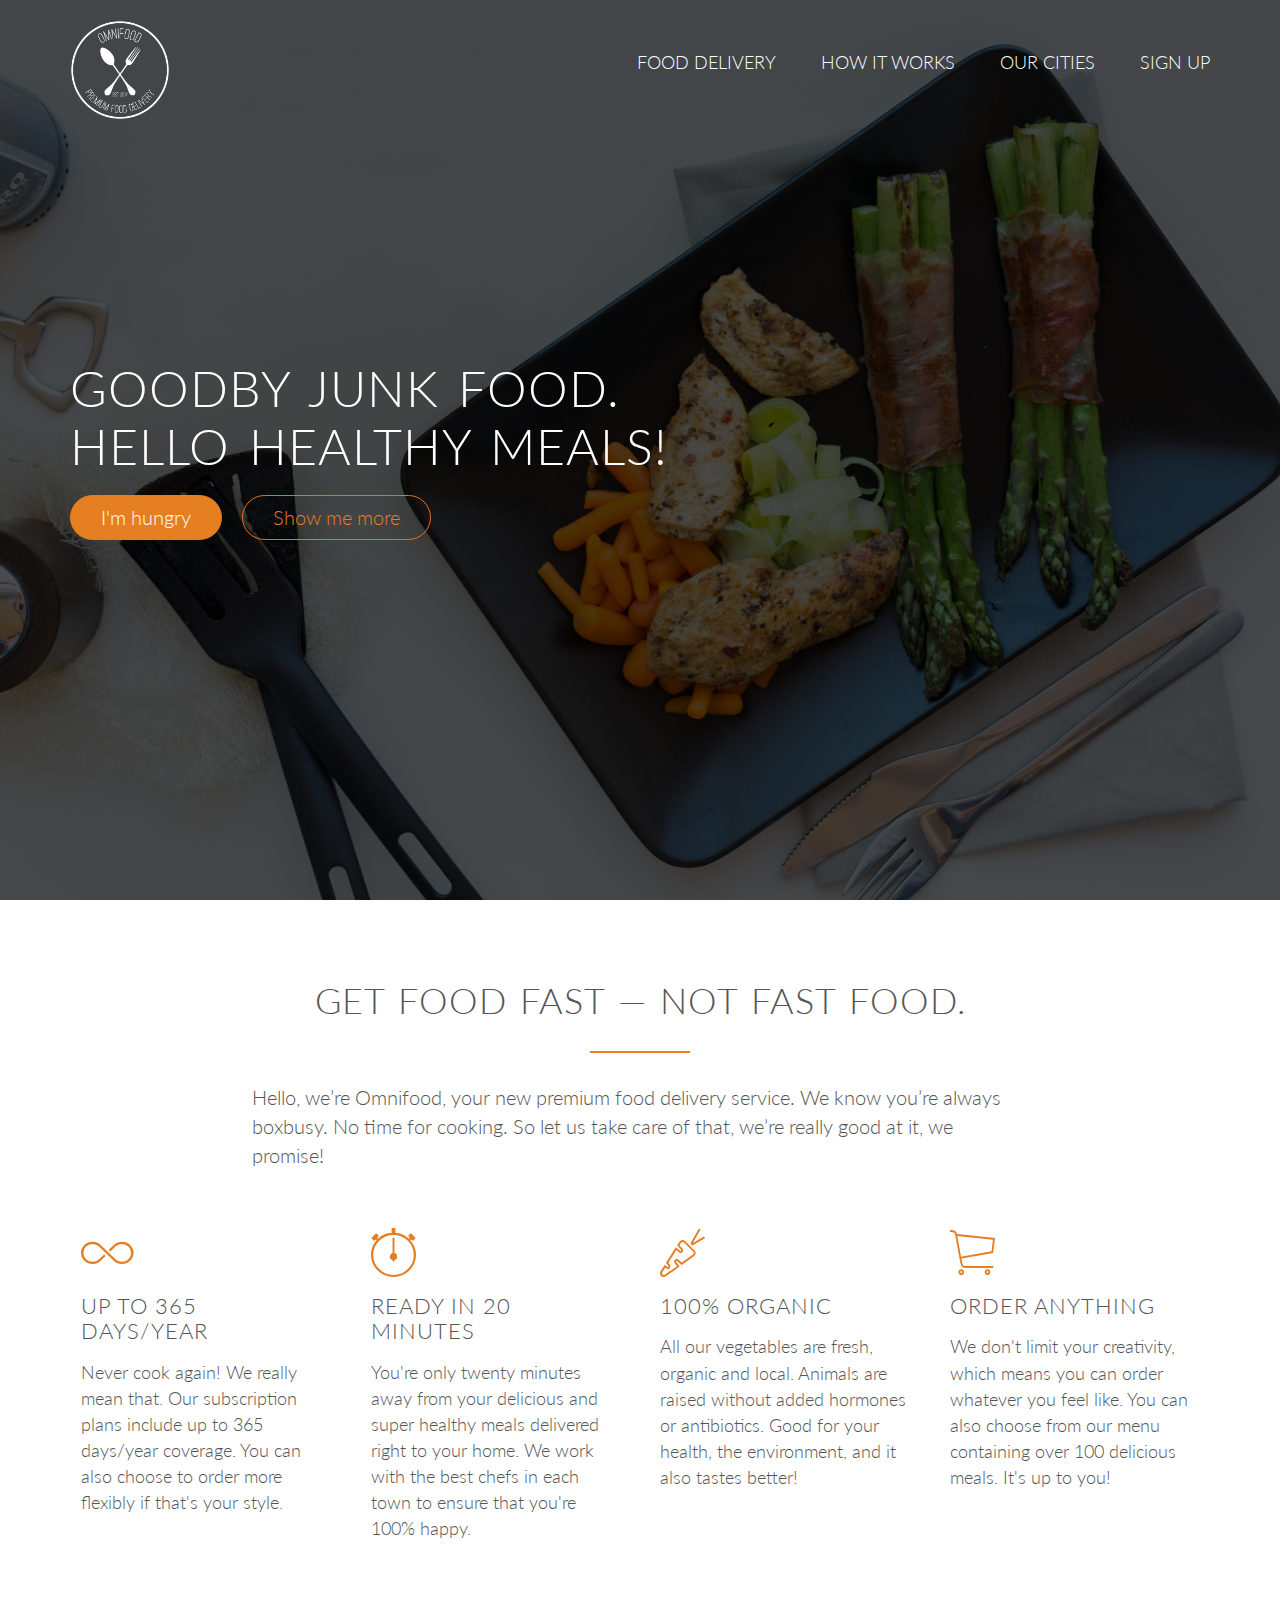
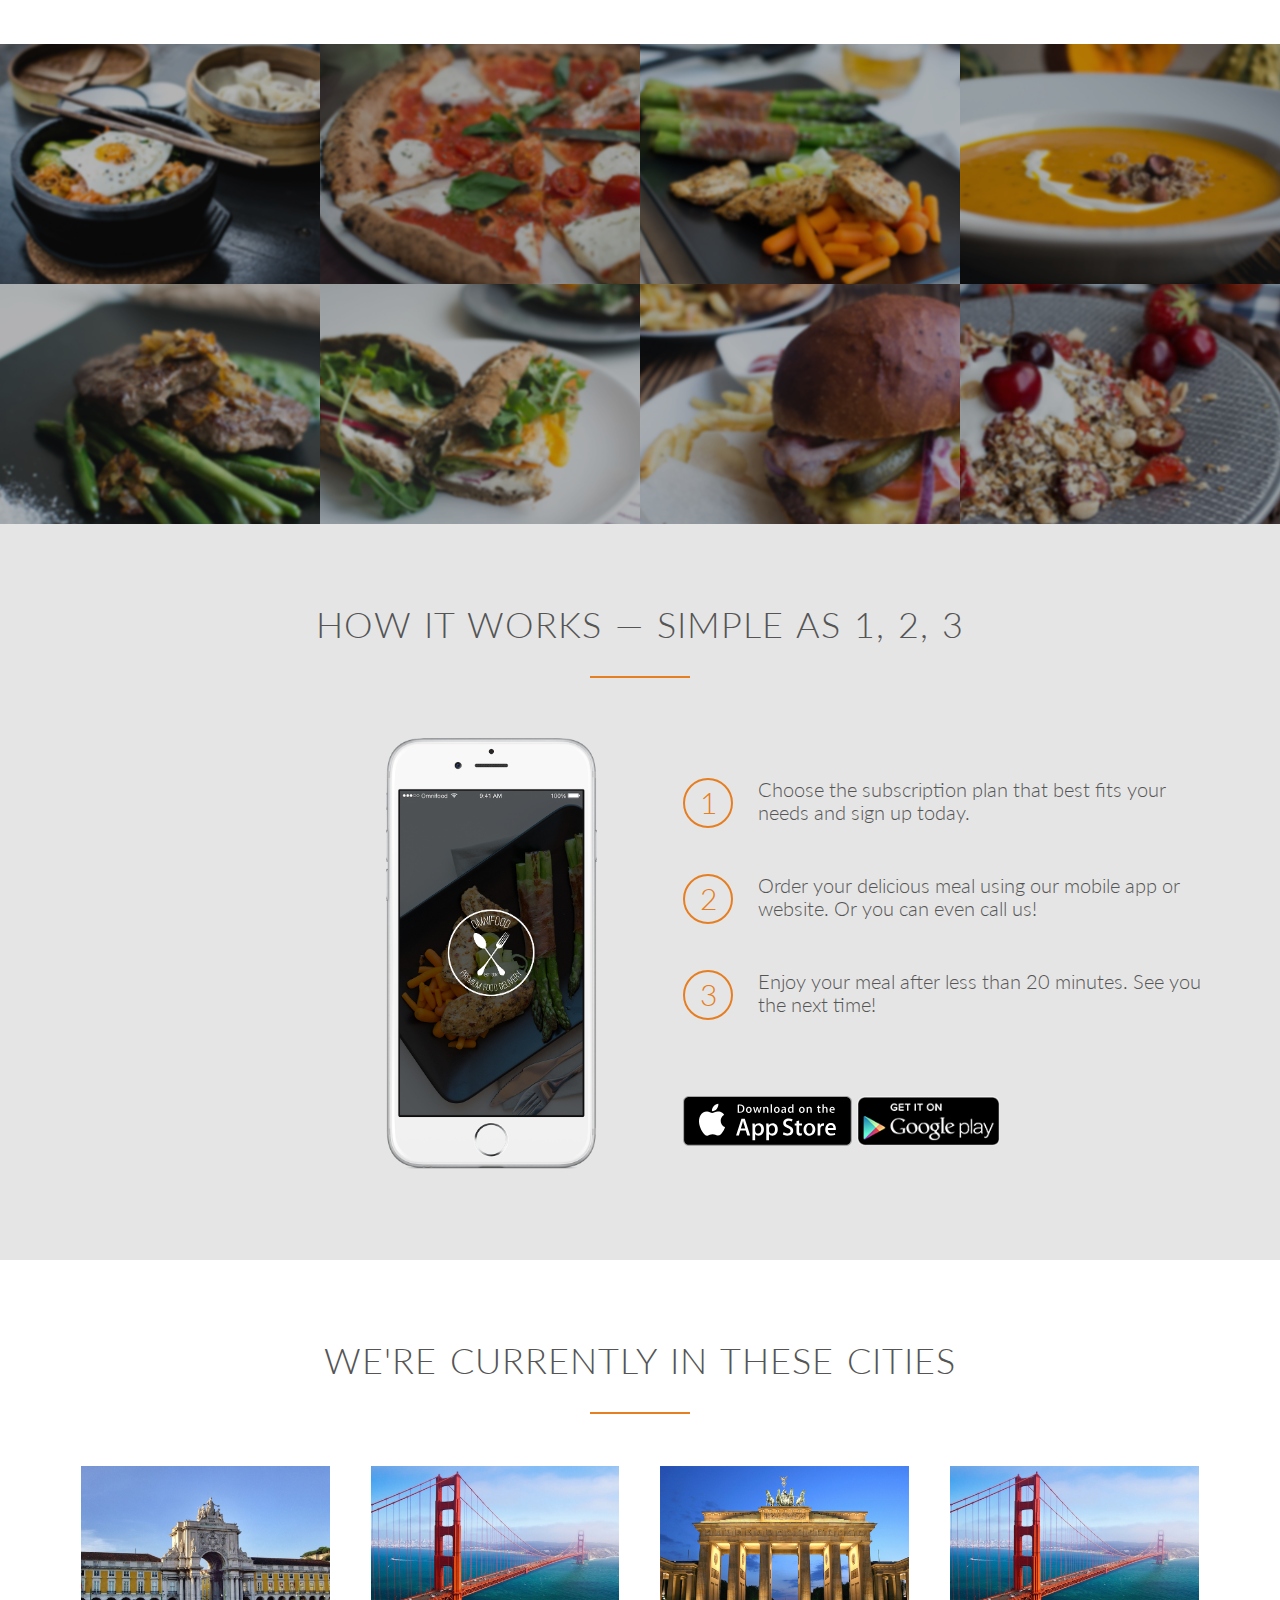
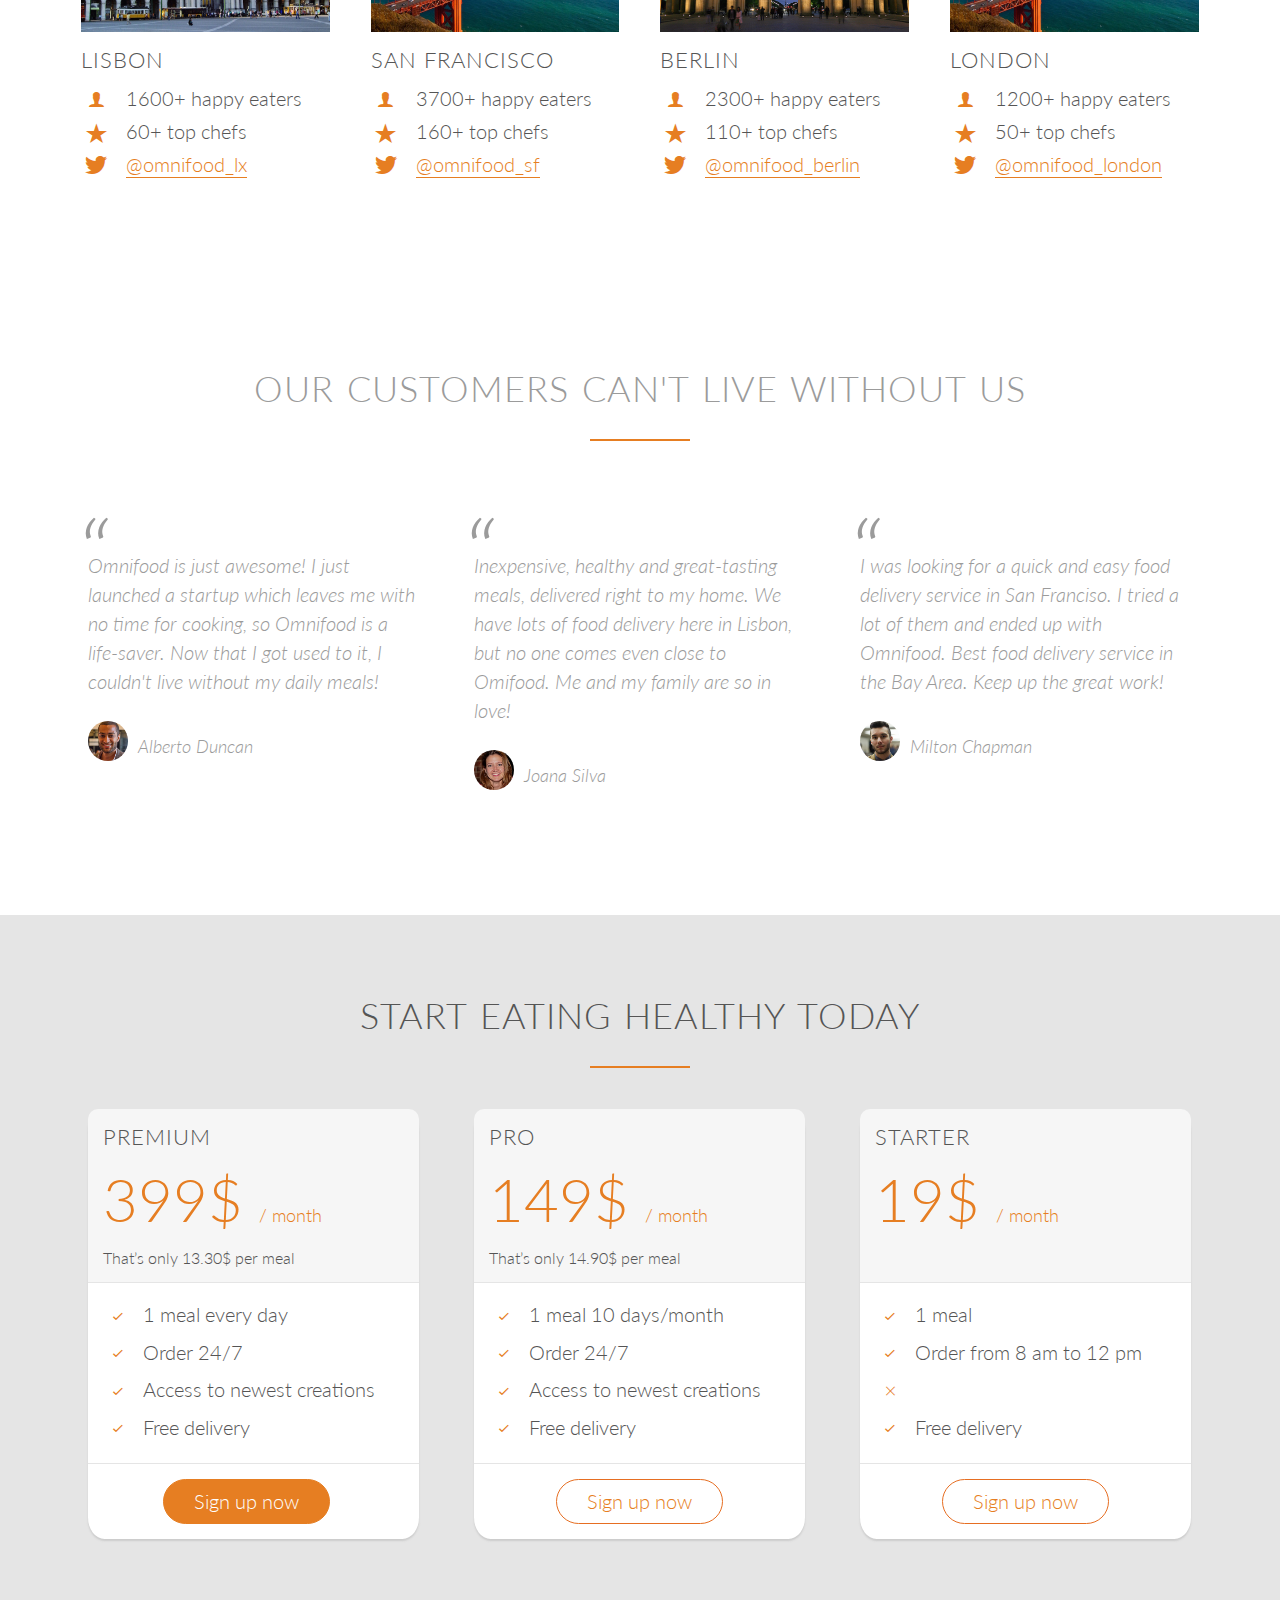
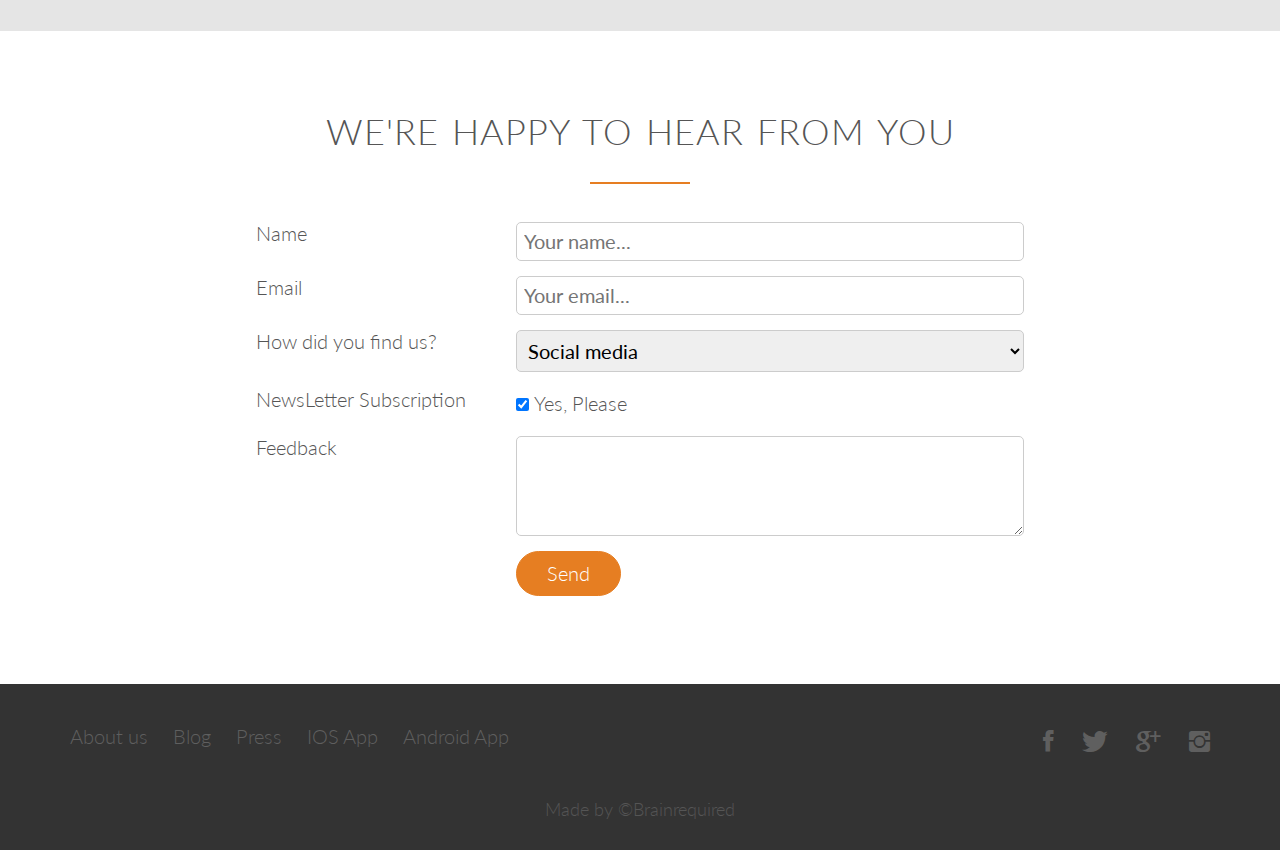
<file: resources/data/index.html>
<!DOCTYPE <!DOCTYPE html>
<html lang="en">

<head>
    <title>Killer website (Udemy)</title>
    <link rel="stylesheet" type="text/css" href="../../vendors/css/grid.css" />
    <link rel="stylesheet" type="text/css" href="../../vendors/css/normilize.css" />
    <link rel="stylesheet" type="text/css" href="../../vendors/css/ionicons.min.css" />
    <link rel="stylesheet" type="text/css" href="../css/styles.css" />
    <link href="https://fonts.googleapis.com/css?family=Lato:100,200,300,300i,400" rel="stylesheet" type="text/css">

</head>

<body>
    <header>
        <nav>
            <div class="row">
                <img src="../img/logo-white.png" alt="Logo" class="logo">
                <ul class="main-nav">
                    <li><a href="#">Food delivery</a></li>
                    <li><a href="#">How it works</a></li>
                    <li><a href="#">Our cities</a></li>
                    <li><a href="#">Sign up</a></li>
                </ul>
            </div>
        </nav>
        <div class="hero-text-box">
            <h1>Goodby junk food.<br />Hello healthy meals!</h1>
            <a class="btn btn-full" href="#">I'm hungry</a>
            <a class="btn btn-ghost" href="#">Show me more</a>
        </div>
    </header>
    <section class="section-features">
        <div class="row">
            <h2>Get food fast &mdash; not fast food.</h2>
            <p class="long-copy">Hello, we’re Omnifood, your new premium food delivery service. We know you’re always
                boxbusy. No time for cooking. So let us take care of that, we’re really good at it, we promise!</p>
        </div>
        <div class="row">
            <div class="col span-1-of-4 box">
                <i class="ion-ios-infinite-outline icon-big"></i>
                <h3>Up to 365 days/year</h3>
                <p>Never cook again! We really mean that. Our subscription plans include up to 365 days/year coverage.
                    You can also choose to order more flexibly if that's your style.</p>
            </div>
            <div class="col span-1-of-4 box">
                <i class="ion-ios-stopwatch-outline icon-big"></i>
                <h3>Ready in 20 minutes</h3>
                <p>You're only twenty minutes away from your delicious and super healthy meals delivered right to your
                    home. We work with the best chefs in each town to ensure that you're 100% happy.</p>
            </div>
            <div class="col span-1-of-4 box">
                <i class="ion-ios-nutrition-outline icon-big"></i>
                <h3>100% organic</h3>
                <p>All our vegetables are fresh, organic and local. Animals are raised without added hormones or
                    antibiotics. Good for your health, the environment, and it also tastes better!</p>
            </div>
            <div class="col span-1-of-4 box">
                <i class="ion-ios-cart-outline icon-big"></i>
                <h3>Order anything</h3>
                <p>We don't limit your creativity, which means you can order whatever you feel like. You can also
                    choose from our menu containing over 100 delicious meals. It's up to you!</p>
            </div>
        </div>
    </section>
    <section class="section-meals">
        <ul class="meals-showcase clearfix">
            <li>
                <figure class="meal-photo"><img src="../../resources/img/1.jpg" alt="Korean bibimbap with egg and vegetables"></figure>
            </li>
            <li>
                <figure class="meal-photo"><img src="../../resources/img/2.jpg" alt="Simple italian pizza with cherry tomatoes"></figure>
            </li>
            <li>
                <figure class="meal-photo"><img src="../../resources/img/3.jpg" alt="Chicken breast steak with vegetables"></figure>
            </li>
            <li>
                <figure class="meal-photo"><img src="../../resources/img/4.jpg" alt="Autumn pumpkin soup"></figure>
            </li>
        </ul>
        <ul class="meals-showcase clearfix">
            <li>
                <figure class="meal-photo"><img src="../../resources/img/5.jpg" alt="Paleo beef steak with vegetables"></figure>
            </li>
            <li>
                <figure class="meal-photo"><img src="../../resources/img/6.jpg" alt="Healthy baguette with egg and vegetables"></figure>
            </li>
            <li>
                <figure class="meal-photo"><img src="../../resources/img/7.jpg" alt="Burger with cheddar and bacon"></figure>
            </li>
            <li>
                <figure class="meal-photo"><img src="../../resources/img/8.jpg" alt="Granola with cherries and strawberries"></figure>
            </li>
        </ul>
    </section>
    <section class="section-steps">
        <div class="row">
            <h2>How it works &mdash; Simple as 1, 2, 3</h2>
        </div>
        <div class="row">
            <div class="col span-1-of-2 steps-box">
                <img src="../../resources/img/app-iPhone.png" alt="IPhone" class="app-screen">
            </div>
            <div class="col span-1-of-2 steps-box">
                <div class="works-steps">
                    <div>1</div>
                    <p>Choose the subscription plan that best fits your needs and sign up today.</p>
                </div>
                <div class="works-steps">
                    <div>2</div>
                    <p>Order your delicious meal using our mobile app or website. Or you can even call us!</p>
                </div>
                <div class="works-steps">
                    <div>3</div>
                    <p>Enjoy your meal after less than 20 minutes. See you the next time!</p>
                </div>
                <a href="" class="btn-app"><img src="../../resources/img/download-app.svg" alt="App Store"></a>
                <a href="" class="btn-app"><img src="../../resources/img/download-app-android.png" alt="Play Store"></a>
            </div>
    </section>
    <section class="section-cities">
        <div class="row">
            <h2>We're currently in these cities</h2>
        </div>
        <div class="row">
            <div class="col span-1-of-4 box">
                <img src="../../resources/img/lisbon-3.jpg" alt="Lisbon">
                <h3>Lisbon</h3>
                <div class="city-feature">
                    <i class="ion-ios-person icon-small"></i>
                    1600+ happy eaters
                </div>
                <div class="city-feature">
                    <i class="ion-ios-star icon-small"></i>
                    60+ top chefs
                </div>
                <div class="city-feature">
                    <i class="ion-social-twitter icon-small"></i>
                    <a href="">@omnifood_lx</a>
                </div>
            </div>
            <div class="col span-1-of-4 box">
                <img src="../../resources/img/san-francisco.jpg" alt="San Francisco">
                <h3>San Francisco</h3>
                <div class="city-feature">
                    <i class="ion-ios-person icon-small"></i>
                    3700+ happy eaters
                </div>
                <div class="city-feature">
                    <i class="ion-ios-star icon-small"></i>
                    160+ top chefs
                </div>
                <div class="city-feature">
                    <i class="ion-social-twitter icon-small"></i>
                    <a href="">@omnifood_sf</a>
                </div>
            </div>
            <div class="col span-1-of-4 box">
                <img src="../../resources/img/berlin.jpg" alt="Berlin">
                <h3>Berlin</h3>
                <div class="city-feature">
                    <i class="ion-ios-person icon-small"></i>
                    2300+ happy eaters
                </div>
                <div class="city-feature">
                    <i class="ion-ios-star icon-small"></i>
                    110+ top chefs
                </div>
                <div class="city-feature">
                    <i class="ion-social-twitter icon-small"></i>
                    <a href="">@omnifood_berlin</a>
                </div>
            </div>
            <div class="col span-1-of-4 box">
                <img src="../../resources/img/san-francisco.jpg" alt="London">
                <h3>London</h3>
                <div class="city-feature">
                    <i class="ion-ios-person icon-small"></i>
                    1200+ happy eaters
                </div>
                <div class="city-feature">
                    <i class="ion-ios-star icon-small"></i>
                    50+ top chefs
                </div>
                <div class="city-feature">
                    <i class="ion-social-twitter icon-small"></i>
                    <a href="">@omnifood_london</a>
                </div>
            </div>
        </div>
    </section>
    <section class="section-testimonials">
        <div class="row">
            <h2>Our customers can't live without us</h2>
        </div>
        <div class="row">
            <div class="col span-1-of-3 box">
                <blockquote>
                    Omnifood is just awesome! I just launched a startup which leaves me with no time for cooking, so
                    Omnifood is a life-saver. Now that I got used to it, I couldn't live without my daily meals!
                    <cite><img src="../../resources/img/customer-1.jpg" alt="">Alberto Duncan</cite>
                </blockquote>
            </div>
            <div class="col span-1-of-3 box">
                <blockquote>
                    Inexpensive, healthy and great-tasting meals, delivered right to my home. We have lots of food
                    delivery here in Lisbon, but no one comes even close to Omifood. Me and my family are so in love!
                    <cite><img src="../../resources/img/customer-2.jpg" alt="">Joana Silva</cite>
                </blockquote>
            </div>
            <div class="col span-1-of-3 box">
                <blockquote>
                    I was looking for a quick and easy food delivery service in San Franciso. I tried a lot of them and
                    ended up with Omnifood. Best food delivery service in the Bay Area. Keep up the great work!
                    <cite><img src="../../resources/img/customer-3.jpg" alt="">Milton Chapman</cite>
                </blockquote>
            </div>
        </div>
    </section>
    <section class="section-plans">
        <div class="row">
            <h2>Start eating healthy today</h2>
        </div>
        <div class="row">
            <div class="col span-1-of-3">
                <div class="plan-box">
                    <div>
                        <h3>Premium</h3>
                        <p class="plan-price">399$ <span>/ month</span></p>
                        <p class="plan-price-meal">That’s only 13.30$ per meal</p>
                    </div>
                    <div>
                        <ul>
                            <li><i class="ion-ios-checkmark-empty icon-small"></i>1 meal every day</li>
                            <li><i class="ion-ios-checkmark-empty icon-small"></i>Order 24/7</li>
                            <li><i class="ion-ios-checkmark-empty icon-small"></i>Access to newest creations</li>
                            <li><i class="ion-ios-checkmark-empty icon-small"></i>Free delivery</li>
                        </ul>
                    </div>
                    <div>
                        <a href="" class="btn btn-full">Sign up now</a>
                    </div>
                </div>
            </div>
            <div class="col span-1-of-3">
                <div class="plan-box">
                    <div>
                        <h3>Pro</h3>
                        <p class="plan-price">149$ <span>/ month</span></p>
                        <p class="plan-price-meal">That’s only 14.90$ per meal</p>
                    </div>
                    <div>
                        <ul>
                            <li><i class="ion-ios-checkmark-empty icon-small"></i>1 meal 10 days/month</li>
                            <li><i class="ion-ios-checkmark-empty icon-small"></i>Order 24/7</li>
                            <li><i class="ion-ios-checkmark-empty icon-small"></i>Access to newest creations</li>
                            <li><i class="ion-ios-checkmark-empty icon-small"></i>Free delivery</li>
                        </ul>
                    </div>
                    <div>
                        <a href="" class="btn btn-ghost">Sign up now</a>
                    </div>
                </div>
            </div>
            <div class="col span-1-of-3">
                <div class="plan-box">
                    <div>
                        <h3>Starter</h3>
                        <p class="plan-price">19$ <span>/ month</span></p>
                        <p class="plan-price-meal">&nbsp;</p>
                    </div>
                    <div>
                        <ul>
                            <li><i class="ion-ios-checkmark-empty icon-small"></i>1 meal</li>
                            <li><i class="ion-ios-checkmark-empty icon-small"></i>Order from 8 am to 12 pm</li>
                            <li><i class="ion-ios-close-empty icon-small"></i></li>
                            <li><i class="ion-ios-checkmark-empty icon-small"></i>Free delivery</li>
                        </ul>
                    </div>
                    <div>
                        <a href="" class="btn btn-ghost">Sign up now</a>
                    </div>
                </div>
            </div>
        </div>
        </div>
        </div>
    </section>
    <section class="section-form">
        <div class="row">
            <h2>We're happy to hear from you</h2>
        </div>
        <form action="#" method="POST" class="contact-form">
            <div class="row">
                <div class="col span-1-of-3">
                    <label for="name">Name</label>
                </div>
                <div class="col span-2-of-3">
                    <input type="text" name="name" id="name" placeholder="Your name..." required>
                </div>
            </div>
            <div class="row">
                    <div class="col span-1-of-3">
                        <label for="email">Email</label>
                    </div>
                    <div class="col span-2-of-3">
                        <input type="email" name="email" id="email" placeholder="Your email..." required>
                    </div>
            </div>
            <div class="row">
                    <div class="col span-1-of-3">
                        <label for="find-us">How did you find us?</label>
                    </div>
                    <div class="col span-2-of-3">
                        <select name="find-us" id="find-us">
                            <option>Social media</option>
                            <option>Friends</option>
                            <option>Ad</option>
                            <option>Other</option>
                        </select>
                    </div>
            </div>
            <div class="row">
                    <div class="col span-1-of-3">
                        <label>NewsLetter Subscription</label>
                    </div>
                    <div class="col span-2-of-3">
                        <input type="checkbox" name="newsletter" id="newsletter" checked>Yes, Please
                    </div>
            </div>
            <div class="row">
                    <div class="col span-1-of-3">
                        <label>Feedback</label>
                    </div>
                    <div class="col span-2-of-3">
                        <textarea name="feedback" id="feedback"></textarea>
                    </div>
            </div>
            <div class="row">
                    <div class="col span-1-of-3">
                        <label>&nbsp;</label>
                    </div>
                    <div class="col span-2-of-3">
                        <input type="submit" value="Send">
                    </div>
            </div>
        </form>
        </section>
    <footer>
        <div class="row">
            <div class="col span-1-of-2">
                <ul class="footer-nav">
                    <li><a href="">About us</a></li>
                    <li><a href="">Blog</a></li>
                    <li><a href="">Press</a></li>
                    <li><a href="">IOS App</a></li>
                    <li><a href="">Android App</a></li>
                </ul>
            </div>
            <div class="col span-1-of-2">
                <ul class="social-links">
                    <li><a href=""><i class="ion-social-facebook"></i></a></li>
                    <li><a href=""><i class="ion-social-twitter"></i></a></li>
                    <li><a href=""><i class="ion-social-googleplus"></i></a></li>
                    <li><a href=""><i class="ion-social-instagram"></i></a></li>
                </ul>
            </div>
        </div>
        <div class="row">
            <p>
                Made by &copy;Brainrequired
            </p>
        </div>
    </footer>
</body>

</html>
</file>
<file: vendors/css/grid.css>
/*  SECTIONS  ============================================================================= */

.section {
	clear: both;
	padding: 0px;
	margin: 0px;
}

/*  GROUPING  ============================================================================= */

.row {
    zoom: 1; /* For IE 6/7 (trigger hasLayout) */
}

.row:before,
.row:after {
    content:"";
    display:table;
}
.row:after {
    clear:both;
}

/*  GRID COLUMN SETUP   ==================================================================== */

.col {
	display: block;
	float:left;
	margin: 1% 0 1% 1.6%;
}

.col:first-child { margin-left: 0; } /* all browsers except IE6 and lower */


/*  REMOVE MARGINS AS ALL GO FULL WIDTH AT 480 PIXELS */

@media only screen and (max-width: 480px) {
	.col { 
		/*margin: 1% 0 1% 0%;*/
        margin: 0;
	}
}


/*  GRID OF TWO   ============================================================================= */


.span-2-of-2 {
	width: 100%;
}

.span-1-of-2 {
	width: 49.2%;
}

/*  GO FULL WIDTH AT LESS THAN 480 PIXELS */

@media only screen and (max-width: 480px) {
	.span-2-of-2 {
		width: 100%; 
	}
	.span-1-of-2 {
		width: 100%; 
	}
}


/*  GRID OF THREE   ============================================================================= */

	
.span-3-of-3 {
	width: 100%; 
}

.span-2-of-3 {
	width: 66.13%; 
}

.span-1-of-3 {
	width: 32.26%; 
}


/*  GO FULL WIDTH AT LESS THAN 480 PIXELS */

@media only screen and (max-width: 480px) {
	.span-3-of-3 {
		width: 100%; 
	}
	.span-2-of-3 {
		width: 100%; 
	}
	.span-1-of-3 {
		width: 100%;
	}
}

/*  GRID OF FOUR   ============================================================================= */

	
.span-4-of-4 {
	width: 100%; 
}

.span-3-of-4 {
	width: 74.6%; 
}

.span-2-of-4 {
	width: 49.2%; 
}

.span-1-of-4 {
	width: 23.8%; 
}


/*  GO FULL WIDTH AT LESS THAN 480 PIXELS */

@media only screen and (max-width: 480px) {
	.span-4-of-4 {
		width: 100%; 
	}
	.span-3-of-4 {
		width: 100%; 
	}
	.span-2-of-4 {
		width: 100%; 
	}
	.span-1-of-4 {
		width: 100%; 
	}
}


/*  GRID OF FIVE   ============================================================================= */

	
.span-5-of-5 {
	width: 100%;
}

.span-4-of-5 {
  	width: 79.68%; 
}

.span-3-of-5 {
  	width: 59.36%; 
}

.span-2-of-5 {
  	width: 39.04%;
}

.span-1-of-5 {
  	width: 18.72%;
}


/*  GO FULL WIDTH AT LESS THAN 480 PIXELS */

@media only screen and (max-width: 480px) {
	.span-5-of-5 {
		width: 100%; 
	}
	.span-4-of-5 {
		width: 100%; 
	}
	.span-3-of-5 {
		width: 100%; 
	}
	.span-2-of-5 {
		width: 100%; 
	}
	.span-1-of-5 {
		width: 100%; 
	}
}


/*  GRID OF SIX   ============================================================================= */


.span-6-of-6 {
	width: 100%;
}

.span-5-of-6 {
  	width: 83.06%;
}

.span-4-of-6 {
  	width: 66.13%;
}

.span-3-of-6 {
  	width: 49.2%;
}

.span-2-of-6 {
  	width: 32.26%;
}

.span-1-of-6 {
  	width: 15.33%;
}


/*  GO FULL WIDTH AT LESS THAN 480 PIXELS */

@media only screen and (max-width: 480px) {
	.span-6-of-6 {
		width: 100%; 
	}
	.span-5-of-6 {
		width: 100%; 
	}
	.span-4-of-6 {
		width: 100%; 
	}
	.span-3-of-6 {
		width: 100%; 
	}
	.span-2-of-6 {
		width: 100%; 
	}
	.span-1-of-6 {
		width: 100%; 
	}
}



/*  GRID OF SEVEN   ============================================================================= */


.span-7-of-7 {
	width: 100%;
}

.span-6-of-7 {
	width: 85.48%;
}

.span-5-of-7 {
  	width: 70.97%;
}

.span-4-of-7 {
  	width: 56.45%;
}

.span-3-of-7 {
  	width: 41.94%;
}

.span-2-of-7 {
  	width: 27.42%;
}

.span-1-of-7 {
  	width: 12.91%;
}


/*  GO FULL WIDTH AT LESS THAN 480 PIXELS */

@media only screen and (max-width: 480px) {
	.span-7-of-7 {
		width: 100%; 
	}
	.span-6-of-7 {
		width: 100%; 
	}
	.span-5-of-7 {
		width: 100%; 
	}
	.span-4-of-7 {
		width: 100%; 
	}
	.span-3-of-7 {
		width: 100%; 
	}
	.span-2-of-7 {
		width: 100%; 
	}
	.span-1-of-7 {
		width: 100%; 
	}
}


/*  GRID OF EIGHT   ============================================================================= */

	
.span-8-of-8 {
	width: 100%;
}

.span-7-of-8 {
	width: 87.3%; 
}

.span-6-of-8 {
	width: 74.6%; 
}

.span-5-of-8 {
	width: 61.9%; 
}

.span-4-of-8 {
	width: 49.2%; 
}

.span-3-of-8 {
	width: 36.5%;
}

.span-2-of-8 {
	width: 23.8%; 
}

.span-1-of-8 {
	width: 11.1%; 
}


/*  GO FULL WIDTH AT LESS THAN 480 PIXELS */

@media only screen and (max-width: 480px) {
	.span-8-of-8 {
		width: 100%; 
	}
	.span-7-of-8 {
		width: 100%; 
	}
	.span-6-of-8 {
		width: 100%; 
	}
	.span-5-of-8 {
		width: 100%; 
	}
	.span-4-of-8 {
		width: 100%; 
	}
	.span-3-of-8 {
		width: 100%; 
	}
	.span-2-of-8 {
		width: 100%; 
	}
	.span-1-of-8 {
		width: 100%; 
	}
}


/*  GRID OF NINE   ============================================================================= */


.span-9-of-9 {
	width: 100%;
}

.span-8-of-9 {
	width: 88.71%;
}

.span-7-of-9 {
	width: 77.42%; 
}

.span-6-of-9 {
	width: 66.13%; 
}

.span-5-of-9 {
	width: 54.84%; 
}

.span-4-of-9 {
	width: 43.55%; 
}

.span-3-of-9 {
	width: 32.26%;
}

.span-2-of-9 {
	width: 20.97%; 
}

.span-1-of-9 {
	width: 9.68%; 
}


/*  GO FULL WIDTH AT LESS THAN 480 PIXELS */

@media only screen and (max-width: 480px) {
	.span-9-of-9 {
		width: 100%; 
	}
	.span-8-of-9 {
		width: 100%; 
	}
	.span-7-of-9 {
		width: 100%; 
	}
	.span-6-of-9 {
		width: 100%; 
	}
	.span-5-of-9 {
		width: 100%; 
	}
	.span-4-of-9 {
		width: 100%; 
	}
	.span-3-of-9 {
		width: 100%; 
	}
	.span-2-of-9 {
		width: 100%; 
	}
	.span-1-of-9 {
		width: 100%; 
	}
}


/*  GRID OF TEN   ============================================================================= */


.span-10-of-10 {
	width: 100%;
}

.span-9-of-10 {
	width: 89.84%;
}

.span-8-of-10 {
	width: 79.68%;
}

.span-7-of-10 {
	width: 69.52%; 
}

.span-6-of-10 {
	width: 59.36%; 
}

.span-5-of-10 {
	width: 49.2%; 
}

.span-4-of-10 {
	width: 39.04%; 
}

.span-3-of-10 {
	width: 28.88%;
}

.span-2-of-10 {
	width: 18.72%; 
}

.span-1-of-10 {
	width: 8.56%; 
}


/*  GO FULL WIDTH AT LESS THAN 480 PIXELS */

@media only screen and (max-width: 480px) {
	.span-10-of-10 {
		width: 100%; 
	}
	.span-9-of-10 {
		width: 100%; 
	}
	.span-8-of-10 {
		width: 100%; 
	}
	.span-7-of-10 {
		width: 100%; 
	}
	.span-6-of-10 {
		width: 100%; 
	}
	.span-5-of-10 {
		width: 100%; 
	}
	.span-4-of-10 {
		width: 100%; 
	}
	.span-3-of-10 {
		width: 100%; 
	}
	.span-2-of-10 {
		width: 100%; 
	}
	.span-1-of-10 {
		width: 100%; 
	}
}


/*  GRID OF ELEVEN   ============================================================================= */

.span-11-of-11 {
	width: 100%;
}

.span-10-of-11 {
	width: 90.76%;
}

.span-9-of-11 {
	width: 81.52%;
}

.span-8-of-11 {
	width: 72.29%;
}

.span-7-of-11 {
	width: 63.05%; 
}

.span-6-of-11 {
	width: 53.81%; 
}

.span-5-of-11 {
	width: 44.58%; 
}

.span-4-of-11 {
	width: 35.34%; 
}

.span-3-of-11 {
	width: 26.1%;
}

.span-2-of-11 {
	width: 16.87%; 
}

.span-1-of-11 {
	width: 7.63%; 
}


/*  GO FULL WIDTH AT LESS THAN 480 PIXELS */

@media only screen and (max-width: 480px) {
	.span-11-of-11 {
		width: 100%; 
	}
	.span-10-of-11 {
		width: 100%; 
	}
	.span-9-of-11 {
		width: 100%; 
	}
	.span-8-of-11 {
		width: 100%; 
	}
	.span-7-of-11 {
		width: 100%; 
	}
	.span-6-of-11 {
		width: 100%; 
	}
	.span-5-of-11 {
		width: 100%; 
	}
	.span-4-of-11 {
		width: 100%; 
	}
	.span-3-of-11 {
		width: 100%; 
	}
	.span-2-of-11 {
		width: 100%; 
	}
	.span-1-of-11 {
		width: 100%; 
	}
}


/*  GRID OF TWELVE   ============================================================================= */

.span-12-of-12 {
	width: 100%;
}

.span-11-of-12 {
	width: 91.53%;
}

.span-10-of-12 {
	width: 83.06%;
}

.span-9-of-12 {
	width: 74.6%;
}

.span-8-of-12 {
	width: 66.13%;
}

.span-7-of-12 {
	width: 57.66%; 
}

.span-6-of-12 {
	width: 49.2%; 
}

.span-5-of-12 {
	width: 40.73%; 
}

.span-4-of-12 {
	width: 32.26%; 
}

.span-3-of-12 {
	width: 23.8%;
}

.span-2-of-12 {
	width: 15.33%; 
}

.span-1-of-12 {
	width: 6.86%; 
}


/*  GO FULL WIDTH AT LESS THAN 480 PIXELS */

@media only screen and (max-width: 480px) {
	.span-12-of-12 {
		width: 100%; 
	}
	.span-11-of-12 {
		width: 100%; 
	}
	.span-10-of-12 {
		width: 100%; 
	}
	.span-9-of-12 {
		width: 100%; 
	}
	.span-8-of-12 {
		width: 100%; 
	}
	.span-7-of-12 {
		width: 100%; 
	}
	.span-6-of-12 {
		width: 100%; 
	}
	.span-5-of-12 {
		width: 100%; 
	}
	.span-4-of-12 {
		width: 100%; 
	}
	.span-3-of-12 {
		width: 100%; 
	}
	.span-2-of-12 {
		width: 100%; 
	}
	.span-1-of-12 {
		width: 100%; 
	}
}
</file>
<file: resources/css/styles.css>
/*
    #e67e22;
*/


/*---------------------------------*/
/* BASIC SETUP */
/*---------------------------------*/

* {
    margin:0;
    padding: 0;
    box-sizing: border-box;
}

html {
    background-color: white;
    color: #555;
    font-family: 'Lato', 'Arial', sans-serif;
    font-size: 20px;
    font-weight: 300;
    text-rendering: optimizeLegibility;
}

/*---------------------------------*/
/* REUSABLE COMPONENTS */
/*---------------------------------*/

.row {
    max-width: 1140px;
    margin: 0 auto;
}

section {
    padding: 80px 0;
}

.box {
    padding: 1%;
}

.clearfix {
    zoom: 1;
}
.clearfix:after {
    clear: both;
    height: 0;
    display: block;
    visibility: hidden;
    content: '.';
}

/*-------HEADINGS-------*/
h1, h2, h3 {
    font-weight: 300;
    text-transform: uppercase;
    letter-spacing: 1px;
}

h1 {
    font-size: 250%;
    word-spacing: 4px;
    color: white;
    margin-top: 0;
    margin-bottom: 20px;
}

h2 {
    font-size: 180%;
    word-spacing: 2px;
    text-align: center;
    margin-bottom:30px;
}

h3 {
    font-size: 110%;
    margin-bottom: 15px;
}

h2:after {
    display: block;
    background-color: #e67e22;
    width: 100px;
    height: 2px;
    content: ' ';
    margin: 0 auto;
    margin-top: 30px;
}

/*-------PARAGRAPHS-------*/
.long-copy {
    line-height: 145%;
    width: 68%;
    margin-left: 16%;
    margin-bottom: 
}

.box p {
    font-size: 90%;
    line-height: 145%;
}

/*-------LINK-------*/

a:link,
a:visited {
    text-decoration: none;
    color: #e67e22;
    padding-bottom: 1px;
    border-bottom: 1px solid #e67e22;
    transition: border-bottom 0.2s, color 0.2s;
}

a:active,
a:hover {
    color: #555;
    border-bottom: 1px solid transparent;
}

/*-------BUTTONS-------*/
.icon-big {
    font-size: 300%;
    display: block;
    color: #e67e22;
    margin-bottom: 10px;
}

.icon-small {
    color: #e67e22;
    display: inline-block;
    width: 30px;
    font-size: 120%;
    text-align: center;
    margin-right: 10px;

    /*icon next to text alignment solution*/
    line-height: 120%;
    vertical-align: middle;
    margin-bottom: 3px;
}

/*-------BUTTONS-------*/
.btn:link,
.btn:visited,
input[type='submit'] {
    display: inline-block;
    padding: 10px 30px;
    font-weight: 300;
    border-radius: 200px;
    text-decoration: none;
    transition: background-color 0.2s, color 0.2s, border 0.2s;
}

.btn-full:link,
.btn-full:visited,
input[type='submit'] {
    border: 1px solid #e67e22;
    background-color: #e67e22;
    color: white;
    margin-right: 15px;
}

.btn-ghost:link,
.btn-ghost:visited {
    border: 1px solid #e66e22;
    color: #e67e22;
}

.btn:active,
.btn:hover,
input[type='submit']:hover,
input[type='submit']:active {
    background-color: #cf6d17;
}

.btn-full:active,
.btn-full:hover {
    border: 1px solid #cf6d17;
}

.btn-ghost:active,
.btn-ghost:hover {
    border: 1px solid #cf6d17;
    color: white;
}

/*---------------------------------*/
/* HEADER */
/*---------------------------------*/

header {
    background-image: linear-gradient(rgba(0, 0, 0, 0.7), rgba(0, 0, 0, 0.7)), url(./img/hero.jpg);
    height: 100vh;
    background-size: cover;
    background-position: center;
    background-attachment: fixed;
}

.hero-text-box {
    position: absolute;
    top: 50%;
    left: 50%;
    width: 1140px;
    transform: translate(-50%,-50%);
}

.logo {
    margin-top: 20px;
    height: 100px;
    width: auto;
    float: left;
}

.main-nav {
    margin-top: 50px;
    float: right;
    list-style: none;
}

.main-nav li {
    display: inline-block;
    margin-left: 40px;
}

.main-nav li a:link,
.main-nav li a:visited {
    text-decoration: none;
    color:white;
    text-transform: uppercase;
    border-bottom: 2px solid transparent;
    font-size: 90%;
    transition: border-bottom 0.2s;
    padding: 8px 0px;
}

.main-nav li a:hover,
.main-nav li a:active {
    border-bottom: 2px solid #e67e22;
}

/*---------------------------------*/
/*FEATURES */
/*---------------------------------*/

.section-features .long-copy {
    margin-bottom: 30px;
}

/*---------------------------------*/
/* MEALS */
/*---------------------------------*/

.section-meals {
    padding: 0;
}

.meals-showcase {
    list-style: none;
    width: 100%;
}

.meals-showcase li {
    display: block;
    float: left;
    width: 25%;
}

.meal-photo {
    width: 100%;
    margin: 0;
    overflow: hidden;
    background-color: black;
}

.meal-photo img {
    filter: blur(0.7px);
    opacity: 0.7;
    width: 100%;
    height: auto;
    transform: scale(1.15);
    transition: transform 0.5s, opacity 0.5s;
}

.meal-photo img:hover {
    filter: none;
    transform: scale(1.03);
    opacity: 1;
}

/*---------------------------------*/
/* HOW IT WORKS */
/*---------------------------------*/

.section-steps {
    background-color: #e5e5e5;
}
.steps-box:first-child {
    margin-top: 30px;
    text-align: right;
    padding-right: 3%;
}

.steps-box:last-child {
    margin-top: 70px;
    padding-left: 3%;
}

.app-screen {
    width: 40%;
}

.works-steps {
    margin-bottom: 50px;
}

.works-steps:last-of-type {
    margin-bottom: 80px;
}

.works-steps div {
    color: #e67e22;
    border: 2px solid #e67e22;
    border-radius: 50%;
    height: 50px;
    width: 50px;
    text-align: center;
    font-size: 150%;
    padding: 5px;
    float: left;
    margin-right: 25px;
}

.btn-app img {
    height: 50px;
    width: auto;
}

.btn-app:link,
.btn-app:visited {
    border: none;
}

/*---------------------------------*/
/* CITIES */
/*---------------------------------*/

.box img {
    width: 100%;
    height: auto;
    margin-bottom: 15px;
}

.city-feature {
    margin-bottom: 5px;
}

/*---------------------------------*/
/* TESTIMONIALS */
/*---------------------------------*/

.section-testimonials {
    background-image: linear-gradient(rgba(0, 0, 0, 0.8), rgba(0, 0, 0, 0.8)), url('../../resources/img/back-customers.jpg');
    background-attachment: fixed;
    background-size: cover;
    color: rgb(155, 155, 155);
}

.section-testimonials img{
    width: 40px;
    height: auto;
    border-radius: 50%;
    margin-right: 10px;
    vertical-align: middle;
}

.section-testimonials blockquote {
    padding: 2%;
    font-style: italic;
    line-height: 145%;
    position: relative;
    margin-top: 50px;
}

.section-testimonials cite {
    margin-top: 25px;
    font-size: 90%;
    display: block;
}

blockquote:before {
    content: '\201C';
    font-size: 500%;
    display: block;
    position: absolute;
    left: -5px;
    top: -5px;
}

/*---------------------------------*/
/* PLANS */
/*---------------------------------*/

.section-plans {
    background-color: #e5e5e5;
}

.plan-box {
    background-color: white;
    width: 90%;
    margin-left: 5%;
    border-radius: 5%;
    box-shadow: 0 2px 2px #cccccc;
}

.plan-box div {
    padding: 15px;
    border-bottom: 1px solid #e5e5e5;
}

.plan-box div:first-child {
    background-color: #f6f6f6;
    border-top-left-radius: 10px;
    border-top-right-radius: 10px;
}

.plan-box div:last-child {
    text-align: center;
    border: none;
}

.plan-price {
    font-size: 300%;
    padding-bottom: 15px;
    /* font-weight: 300; */
    color: #e67e22
}

.plan-price span {
    font-size: 30%;
    font-weight: 300;
}

.plan-price-meal {
    font-size: 80%
}

.plan-box ul {
    list-style: none;
}

.plan-box ul li {
    padding: 5px 0px;
}

/*---------------------------------*/
/* FORM */
/*---------------------------------*/

.section-form {
    width: 60%;
    margin: 0 auto;
}

input[type='text'],
input[type='email'],
select,
textarea {
    width: 100%;
    border-radius: 5px;
    padding: 7px;
    border: 1px solid #ccc;
}

input[type='checkbox'] {
    margin: 10px 5px 10 0;
}

textarea {
    height: 100px;
}

*:focus {
    outline: none;
}

/*---------------------------------*/
/* FOOTER */
/*---------------------------------*/

footer {
    padding: 30px;
    background-color: #333;
}

.footer-nav {
    list-style: none;
    float: left;
}

.social-links {
    list-style: none;
    float: right;
    font-size: 140%;
}

.social-links li,
.footer-nav li {
    display: inline-block;
    margin-right: 20px;
}

.social-links li:last-child {
    margin-right: 0;
}

.social-links a:visited,
.social-links a:link,
.footer-nav a:visited,
.footer-nav a:link {
    border: none;
    text-decoration: none;
    color: #5f5f5f;
}

.footer-nav a:hover,
.footer-nav a:active {
    color: white;
}

.ion-social-twitter:hover {
    color: #00C6FF;
}

.ion-social-facebook:hover {
    color: #3B5998;
}

.ion-social-googleplus:hover {
    color: #CC3333;
}

.ion-social-instagram:hover {
    color: #125688;
}

footer p {
    text-align: center;
    margin-top: 30px;
    font-size: 90%;
}
</file>
<file: vendors/css/normilize.css>
/*! normalize.css v8.0.1 | MIT License | github.com/necolas/normalize.css */

/* Document
   ========================================================================== */

/**
 * 1. Correct the line height in all browsers.
 * 2. Prevent adjustments of font size after orientation changes in iOS.
 */

 html {
    line-height: 1.15; /* 1 */
    -webkit-text-size-adjust: 100%; /* 2 */
  }
  
  /* Sections
     ========================================================================== */
  
  /**
   * Remove the margin in all browsers.
   */
  
  body {
    margin: 0;
  }
  
  /**
   * Render the `main` element consistently in IE.
   */
  
  main {
    display: block;
  }
  
  /**
   * Correct the font size and margin on `h1` elements within `section` and
   * `article` contexts in Chrome, Firefox, and Safari.
   */
  
  h1 {
    font-size: 2em;
    margin: 0.67em 0;
  }
  
  /* Grouping content
     ========================================================================== */
  
  /**
   * 1. Add the correct box sizing in Firefox.
   * 2. Show the overflow in Edge and IE.
   */
  
  hr {
    box-sizing: content-box; /* 1 */
    height: 0; /* 1 */
    overflow: visible; /* 2 */
  }
  
  /**
   * 1. Correct the inheritance and scaling of font size in all browsers.
   * 2. Correct the odd `em` font sizing in all browsers.
   */
  
  pre {
    font-family: monospace, monospace; /* 1 */
    font-size: 1em; /* 2 */
  }
  
  /* Text-level semantics
     ========================================================================== */
  
  /**
   * Remove the gray background on active links in IE 10.
   */
  
  a {
    background-color: transparent;
  }
  
  /**
   * 1. Remove the bottom border in Chrome 57-
   * 2. Add the correct text decoration in Chrome, Edge, IE, Opera, and Safari.
   */
  
  abbr[title] {
    border-bottom: none; /* 1 */
    text-decoration: underline; /* 2 */
    text-decoration: underline dotted; /* 2 */
  }
  
  /**
   * Add the correct font weight in Chrome, Edge, and Safari.
   */
  
  b,
  strong {
    font-weight: bolder;
  }
  
  /**
   * 1. Correct the inheritance and scaling of font size in all browsers.
   * 2. Correct the odd `em` font sizing in all browsers.
   */
  
  code,
  kbd,
  samp {
    font-family: monospace, monospace; /* 1 */
    font-size: 1em; /* 2 */
  }
  
  /**
   * Add the correct font size in all browsers.
   */
  
  small {
    font-size: 80%;
  }
  
  /**
   * Prevent `sub` and `sup` elements from affecting the line height in
   * all browsers.
   */
  
  sub,
  sup {
    font-size: 75%;
    line-height: 0;
    position: relative;
    vertical-align: baseline;
  }
  
  sub {
    bottom: -0.25em;
  }
  
  sup {
    top: -0.5em;
  }
  
  /* Embedded content
     ========================================================================== */
  
  /**
   * Remove the border on images inside links in IE 10.
   */
  
  img {
    border-style: none;
  }
  
  /* Forms
     ========================================================================== */
  
  /**
   * 1. Change the font styles in all browsers.
   * 2. Remove the margin in Firefox and Safari.
   */
  
  button,
  input,
  optgroup,
  select,
  textarea {
    font-family: inherit; /* 1 */
    font-size: 100%; /* 1 */
    line-height: 1.15; /* 1 */
    margin: 0; /* 2 */
  }
  
  /**
   * Show the overflow in IE.
   * 1. Show the overflow in Edge.
   */
  
  button,
  input { /* 1 */
    overflow: visible;
  }
  
  /**
   * Remove the inheritance of text transform in Edge, Firefox, and IE.
   * 1. Remove the inheritance of text transform in Firefox.
   */
  
  button,
  select { /* 1 */
    text-transform: none;
  }
  
  /**
   * Correct the inability to style clickable types in iOS and Safari.
   */
  
  button,
  [type="button"],
  [type="reset"],
  [type="submit"] {
    -webkit-appearance: button;
  }
  
  /**
   * Remove the inner border and padding in Firefox.
   */
  
  button::-moz-focus-inner,
  [type="button"]::-moz-focus-inner,
  [type="reset"]::-moz-focus-inner,
  [type="submit"]::-moz-focus-inner {
    border-style: none;
    padding: 0;
  }
  
  /**
   * Restore the focus styles unset by the previous rule.
   */
  
  button:-moz-focusring,
  [type="button"]:-moz-focusring,
  [type="reset"]:-moz-focusring,
  [type="submit"]:-moz-focusring {
    outline: 1px dotted ButtonText;
  }
  
  /**
   * Correct the padding in Firefox.
   */
  
  fieldset {
    padding: 0.35em 0.75em 0.625em;
  }
  
  /**
   * 1. Correct the text wrapping in Edge and IE.
   * 2. Correct the color inheritance from `fieldset` elements in IE.
   * 3. Remove the padding so developers are not caught out when they zero out
   *    `fieldset` elements in all browsers.
   */
  
  legend {
    box-sizing: border-box; /* 1 */
    color: inherit; /* 2 */
    display: table; /* 1 */
    max-width: 100%; /* 1 */
    padding: 0; /* 3 */
    white-space: normal; /* 1 */
  }
  
  /**
   * Add the correct vertical alignment in Chrome, Firefox, and Opera.
   */
  
  progress {
    vertical-align: baseline;
  }
  
  /**
   * Remove the default vertical scrollbar in IE 10+.
   */
  
  textarea {
    overflow: auto;
  }
  
  /**
   * 1. Add the correct box sizing in IE 10.
   * 2. Remove the padding in IE 10.
   */
  
  [type="checkbox"],
  [type="radio"] {
    box-sizing: border-box; /* 1 */
    padding: 0; /* 2 */
  }
  
  /**
   * Correct the cursor style of increment and decrement buttons in Chrome.
   */
  
  [type="number"]::-webkit-inner-spin-button,
  [type="number"]::-webkit-outer-spin-button {
    height: auto;
  }
  
  /**
   * 1. Correct the odd appearance in Chrome and Safari.
   * 2. Correct the outline style in Safari.
   */
  
  [type="search"] {
    -webkit-appearance: textfield; /* 1 */
    outline-offset: -2px; /* 2 */
  }
  
  /**
   * Remove the inner padding in Chrome and Safari on macOS.
   */
  
  [type="search"]::-webkit-search-decoration {
    -webkit-appearance: none;
  }
  
  /**
   * 1. Correct the inability to style clickable types in iOS and Safari.
   * 2. Change font properties to `inherit` in Safari.
   */
  
  ::-webkit-file-upload-button {
    -webkit-appearance: button; /* 1 */
    font: inherit; /* 2 */
  }
  
  /* Interactive
     ========================================================================== */
  
  /*
   * Add the correct display in Edge, IE 10+, and Firefox.
   */
  
  details {
    display: block;
  }
  
  /*
   * Add the correct display in all browsers.
   */
  
  summary {
    display: list-item;
  }
  
  /* Misc
     ========================================================================== */
  
  /**
   * Add the correct display in IE 10+.
   */
  
  template {
    display: none;
  }
  
  /**
   * Add the correct display in IE 10.
   */
  
  [hidden] {
    display: none;
  }
</file>
